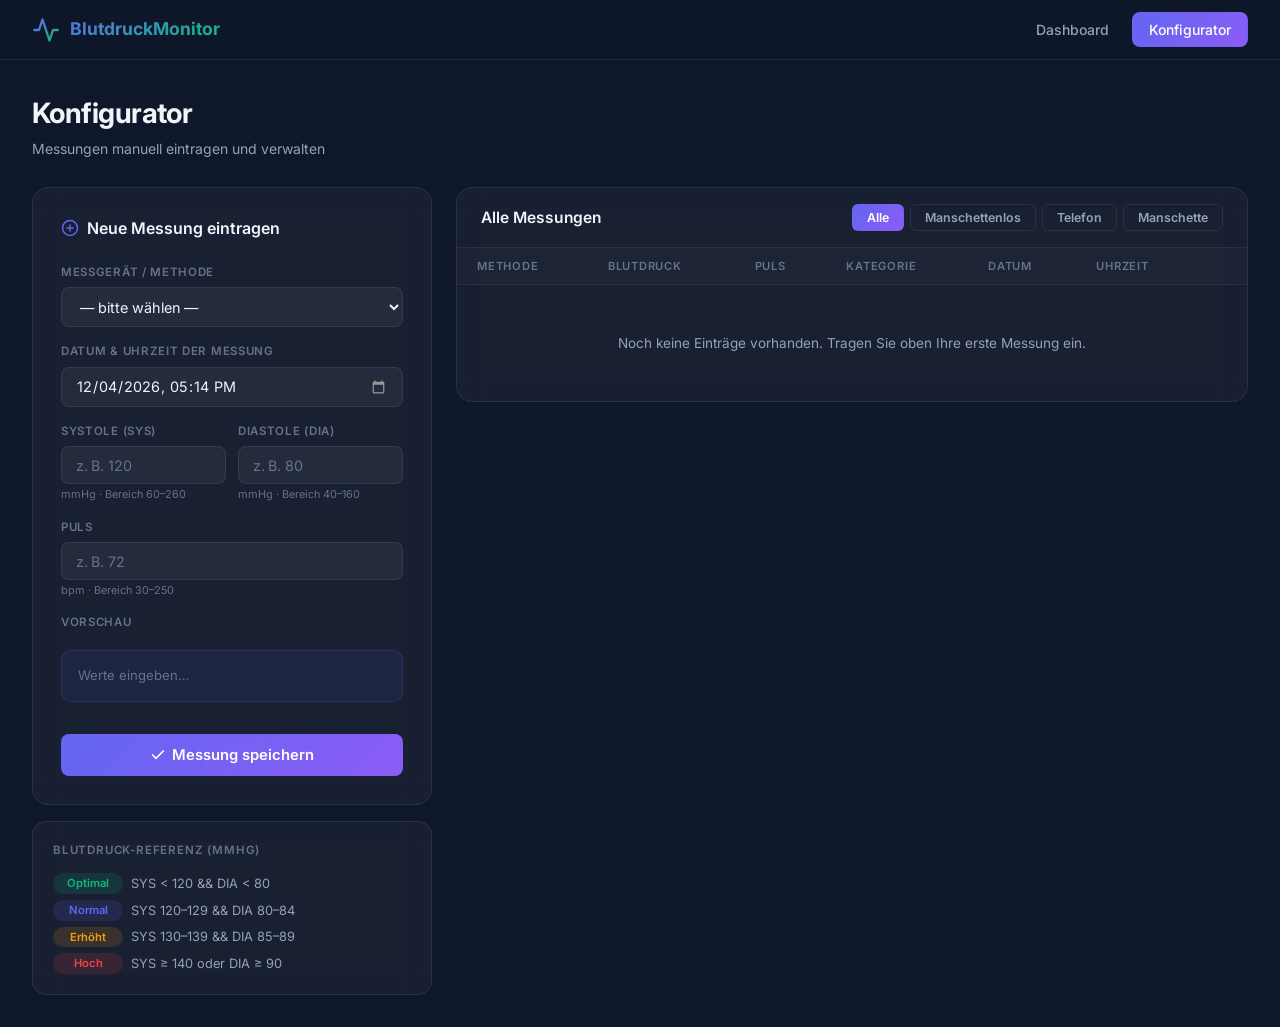
<file: configurator.html>
<!DOCTYPE html>
<html lang="de">
<head>
  <meta charset="UTF-8" />
  <meta name="viewport" content="width=device-width, initial-scale=1.0" />
  <title>Konfigurator — BlutdruckMonitor</title>
  <link rel="stylesheet" href="style.css" />
</head>
<body>

<!-- ── Navigation ─────────────────────────────────────────────────────────── -->
<nav>
  <a href="index.html" class="nav-logo">
    <svg viewBox="0 0 24 24" fill="none" stroke="url(#grad2)" stroke-width="2" stroke-linecap="round" stroke-linejoin="round">
      <defs>
        <linearGradient id="grad2" x1="0" y1="0" x2="1" y2="1">
          <stop offset="0%" stop-color="#6366f1"/>
          <stop offset="100%" stop-color="#10b981"/>
        </linearGradient>
      </defs>
      <polyline points="22 12 18 12 15 21 9 3 6 12 2 12"/>
    </svg>
    BlutdruckMonitor
  </a>
  <div class="nav-links">
    <a href="index.html"        class="nav-link">Dashboard</a>
    <a href="configurator.html" class="nav-link active">Konfigurator</a>
  </div>
</nav>

<!-- ── Konfigurator ───────────────────────────────────────────────────────── -->
<main id="configurator-root">
  <div class="page-header">
    <h1 class="page-title">Konfigurator</h1>
    <p class="page-subtitle">Messungen manuell eintragen und verwalten</p>
  </div>

  <div class="config-layout">

    <!-- ── Eingabeformular ────────────────────────────────────────────────── -->
    <div>
      <div class="form-card">
        <div class="form-card-title">
          <svg viewBox="0 0 24 24" fill="none" stroke="currentColor" stroke-width="2" stroke-linecap="round" stroke-linejoin="round">
            <circle cx="12" cy="12" r="10"/>
            <line x1="12" y1="8" x2="12" y2="16"/>
            <line x1="8"  y1="12" x2="16" y2="12"/>
          </svg>
          Neue Messung eintragen
        </div>

        <form id="entryForm" autocomplete="off">

          <!-- Messtyp -->
          <div class="form-group">
            <label for="type">Messgerät / Methode</label>
            <select id="type" required>
              <option value="" disabled selected>— bitte wählen —</option>
              <option value="cuffless">Manschettenloses Gerät</option>
              <option value="phone">Telefonmessung</option>
              <option value="cuff">Manschettenmessung</option>
            </select>
          </div>

          <!-- Datum & Uhrzeit -->
          <div class="form-group">
            <label for="datetime">Datum &amp; Uhrzeit der Messung</label>
            <input type="datetime-local" id="datetime" required />
          </div>

          <!-- Blutdruck -->
          <div class="form-row">
            <div class="form-group">
              <label for="sys">Systole (SYS)</label>
              <input type="number" id="sys" placeholder="z.&thinsp;B. 120" min="60" max="260" required />
              <span class="input-hint">mmHg · Bereich 60–260</span>
            </div>
            <div class="form-group">
              <label for="dia">Diastole (DIA)</label>
              <input type="number" id="dia" placeholder="z.&thinsp;B. 80" min="40" max="160" required />
              <span class="input-hint">mmHg · Bereich 40–160</span>
            </div>
          </div>

          <!-- Puls -->
          <div class="form-group">
            <label for="pulse">Puls</label>
            <input type="number" id="pulse" placeholder="z.&thinsp;B. 72" min="30" max="250" required />
            <span class="input-hint">bpm · Bereich 30–250</span>
          </div>

          <!-- Live-Vorschau -->
          <div class="form-group">
            <label>Vorschau</label>
            <div class="bp-preview" id="bp-preview">
              <span style="color:var(--text-dim)">Werte eingeben…</span>
            </div>
          </div>

          <button type="submit" class="btn btn-primary">
            <svg width="16" height="16" viewBox="0 0 24 24" fill="none" stroke="currentColor" stroke-width="2.5" stroke-linecap="round">
              <polyline points="20 6 9 17 4 12"/>
            </svg>
            Messung speichern
          </button>
        </form>
      </div>

      <!-- Kurzinfo Blutdruckwerte -->
      <div style="margin-top:1rem; background:var(--bg-card); border:1px solid var(--border); border-radius:14px; padding:1.25rem; backdrop-filter:blur(12px);">
        <div style="font-size:0.72rem;font-weight:600;color:var(--text-dim);text-transform:uppercase;letter-spacing:.07em;margin-bottom:.875rem;">
          Blutdruck-Referenz (mmHg)
        </div>
        <div style="display:flex;flex-direction:column;gap:6px;font-size:0.8rem;">
          <div style="display:flex;align-items:center;gap:8px;">
            <span class="bp-cat optimal" style="width:70px;justify-content:center;">Optimal</span>
            <span style="color:var(--text-muted)">SYS &lt; 120 &amp;&amp; DIA &lt; 80</span>
          </div>
          <div style="display:flex;align-items:center;gap:8px;">
            <span class="bp-cat normal" style="width:70px;justify-content:center;">Normal</span>
            <span style="color:var(--text-muted)">SYS 120–129 &amp;&amp; DIA 80–84</span>
          </div>
          <div style="display:flex;align-items:center;gap:8px;">
            <span class="bp-cat elevated" style="width:70px;justify-content:center;">Erhöht</span>
            <span style="color:var(--text-muted)">SYS 130–139 &amp;&amp; DIA 85–89</span>
          </div>
          <div style="display:flex;align-items:center;gap:8px;">
            <span class="bp-cat high" style="width:70px;justify-content:center;">Hoch</span>
            <span style="color:var(--text-muted)">SYS ≥ 140 oder DIA ≥ 90</span>
          </div>
        </div>
      </div>
    </div>

    <!-- ── Datentabelle ────────────────────────────────────────────────────── -->
    <div class="table-card">
      <div class="table-card-header">
        <h2 class="table-card-title">Alle Messungen</h2>
        <div class="filter-tabs">
          <button class="filter-tab active" data-filter="all">Alle</button>
          <button class="filter-tab" data-filter="cuffless">Manschettenlos</button>
          <button class="filter-tab" data-filter="phone">Telefon</button>
          <button class="filter-tab" data-filter="cuff">Manschette</button>
        </div>
      </div>

      <div class="data-table-wrap">
        <table class="data-table">
          <thead>
            <tr>
              <th>Methode</th>
              <th>Blutdruck</th>
              <th>Puls</th>
              <th>Kategorie</th>
              <th>Datum</th>
              <th>Uhrzeit</th>
              <th></th>
            </tr>
          </thead>
          <tbody id="allDataBody"></tbody>
        </table>
        <div class="table-empty" id="tableEmpty">
          Noch keine Einträge vorhanden. Tragen Sie oben Ihre erste Messung ein.
        </div>
      </div>
    </div>

  </div><!-- /config-layout -->
</main>

<div id="toast"></div>
<script src="app.js"></script>
</body>
</html>
</file>
<file: style.css>
/* ─────────────────────────────────────────────────────────────────────────────
   BlutdruckMonitor — style.css
───────────────────────────────────────────────────────────────────────────── */

@import url('https://fonts.googleapis.com/css2?family=Inter:wght@400;500;600;700&display=swap');

:root {
  --bg-primary:   #0f172a;
  --bg-secondary: #1e293b;
  --bg-card:      rgba(255,255,255,0.04);
  --border:       rgba(255,255,255,0.08);
  --text-primary: #f1f5f9;
  --text-muted:   #94a3b8;
  --text-dim:     #64748b;
  --c-cuffless:   #6366f1;
  --c-phone:      #10b981;
  --c-cuff:       #f59e0b;
  --c-sys:        #ef4444;
  --c-dia:        #f59e0b;
  --c-pulse:      #10b981;
}

*, *::before, *::after { box-sizing: border-box; margin: 0; padding: 0; }

html { scroll-behavior: smooth; }

body {
  font-family: 'Inter', system-ui, -apple-system, sans-serif;
  background: var(--bg-primary);
  color: var(--text-primary);
  min-height: 100vh;
  font-size: 14px;
  line-height: 1.5;
}

/* ── Navigation ─────────────────────────────────────────────────────────────── */

nav {
  position: sticky;
  top: 0;
  z-index: 100;
  background: rgba(15,23,42,0.9);
  backdrop-filter: blur(24px);
  border-bottom: 1px solid var(--border);
  padding: 0 2rem;
  height: 60px;
  display: flex;
  align-items: center;
  justify-content: space-between;
}

.nav-logo {
  display: flex;
  align-items: center;
  gap: 0.6rem;
  font-size: 1.1rem;
  font-weight: 700;
  background: linear-gradient(135deg, #6366f1 0%, #10b981 100%);
  -webkit-background-clip: text;
  -webkit-text-fill-color: transparent;
  background-clip: text;
  text-decoration: none;
}

.nav-logo svg { width: 28px; height: 28px; flex-shrink: 0; }

.nav-links { display: flex; gap: 6px; }

.nav-link {
  padding: 6px 16px;
  border-radius: 8px;
  text-decoration: none;
  color: var(--text-muted);
  font-weight: 500;
  font-size: 0.875rem;
  transition: all 0.18s;
  border: 1px solid transparent;
}

.nav-link:hover { color: var(--text-primary); background: var(--bg-card); border-color: var(--border); }

.nav-link.active {
  color: #fff;
  background: linear-gradient(135deg, #6366f1, #8b5cf6);
  border-color: transparent;
}

/* ── Layout ─────────────────────────────────────────────────────────────────── */

main {
  padding: 2rem;
  max-width: 1600px;
  margin: 0 auto;
}

.page-header { margin-bottom: 1.75rem; }

.page-title {
  font-size: 1.75rem;
  font-weight: 700;
  letter-spacing: -0.02em;
  margin-bottom: 4px;
}

.page-subtitle { color: var(--text-muted); font-size: 0.875rem; }

/* ── Dashboard Grid ─────────────────────────────────────────────────────────── */

.dashboard-grid {
  display: grid;
  grid-template-columns: repeat(3, 1fr);
  gap: 1.5rem;
  align-items: start;
}

@media (max-width: 1100px) { .dashboard-grid { grid-template-columns: 1fr; } }

.measurement-column { display: flex; flex-direction: column; gap: 1rem; }

/* ── Column Header ──────────────────────────────────────────────────────────── */

.column-header {
  background: var(--bg-card);
  border: 1px solid var(--border);
  border-radius: 14px;
  padding: 1.1rem 1.4rem;
  border-top: 3px solid transparent;
  backdrop-filter: blur(12px);
}

.column-header.cuffless { border-top-color: var(--c-cuffless); }
.column-header.phone    { border-top-color: var(--c-phone); }
.column-header.cuff     { border-top-color: var(--c-cuff); }

.column-title {
  display: flex;
  align-items: center;
  gap: 8px;
  font-size: 0.975rem;
  font-weight: 600;
  margin-bottom: 3px;
}

.column-title svg { width: 18px; height: 18px; opacity: 0.9; flex-shrink: 0; }

.column-subtitle { font-size: 0.78rem; color: var(--text-muted); margin-left: 26px; }

/* ── Stat Row ───────────────────────────────────────────────────────────────── */

.stats-row {
  display: grid;
  grid-template-columns: repeat(3, 1fr);
  gap: 0.6rem;
}

.stat-card {
  background: var(--bg-card);
  border: 1px solid var(--border);
  border-radius: 12px;
  padding: 0.875rem;
  text-align: center;
  backdrop-filter: blur(12px);
  transition: border-color 0.2s;
}

.stat-card:hover { border-color: rgba(255,255,255,0.14); }

.stat-value {
  font-size: 1.6rem;
  font-weight: 700;
  line-height: 1;
  margin-bottom: 4px;
  font-variant-numeric: tabular-nums;
}

.stat-value.sys   { color: var(--c-sys); }
.stat-value.dia   { color: var(--c-dia); }
.stat-value.pulse { color: var(--c-pulse); }

.stat-label {
  font-size: 0.7rem;
  color: var(--text-dim);
  text-transform: uppercase;
  letter-spacing: 0.06em;
  font-weight: 600;
}

/* ── Chart Card ─────────────────────────────────────────────────────────────── */

.chart-card {
  background: var(--bg-card);
  border: 1px solid var(--border);
  border-radius: 14px;
  padding: 1.1rem 1.25rem;
  backdrop-filter: blur(12px);
}

.chart-label {
  font-size: 0.72rem;
  font-weight: 600;
  color: var(--text-dim);
  text-transform: uppercase;
  letter-spacing: 0.07em;
  margin-bottom: 0.875rem;
}

.chart-wrap {
  position: relative;
  height: 210px;
}

.chart-empty {
  position: absolute;
  inset: 0;
  display: flex;
  flex-direction: column;
  align-items: center;
  justify-content: center;
  gap: 6px;
  color: var(--text-dim);
  font-size: 0.8rem;
  pointer-events: none;
}

.chart-empty svg { opacity: 0.3; }

/* ── Data List Card ─────────────────────────────────────────────────────────── */

.data-card {
  background: var(--bg-card);
  border: 1px solid var(--border);
  border-radius: 14px;
  overflow: hidden;
  backdrop-filter: blur(12px);
}

.data-card-header {
  padding: 0.9rem 1.25rem;
  border-bottom: 1px solid var(--border);
  display: flex;
  align-items: center;
  justify-content: space-between;
}

.data-card-title {
  font-size: 0.72rem;
  font-weight: 600;
  color: var(--text-dim);
  text-transform: uppercase;
  letter-spacing: 0.07em;
}

.entry-count {
  font-size: 0.72rem;
  color: var(--text-muted);
  background: rgba(255,255,255,0.06);
  padding: 2px 10px;
  border-radius: 100px;
}

.data-list {
  max-height: 270px;
  overflow-y: auto;
  scrollbar-width: thin;
  scrollbar-color: rgba(255,255,255,0.08) transparent;
}

.data-list::-webkit-scrollbar { width: 4px; }
.data-list::-webkit-scrollbar-thumb { background: rgba(255,255,255,0.1); border-radius: 100px; }

.data-entry {
  display: flex;
  align-items: center;
  justify-content: space-between;
  padding: 0.8rem 1.25rem;
  border-bottom: 1px solid rgba(255,255,255,0.03);
  transition: background 0.15s;
}

.data-entry:last-child { border-bottom: none; }
.data-entry:hover { background: rgba(255,255,255,0.03); }

.entry-values { display: flex; align-items: center; gap: 1rem; }

.entry-bp { font-size: 1rem; font-weight: 600; }
.entry-bp .sys { color: var(--c-sys); }
.entry-bp .sep { color: var(--text-dim); margin: 0 1px; }
.entry-bp .dia { color: var(--c-dia); }

.entry-pulse {
  font-size: 0.82rem;
  color: var(--c-pulse);
  font-weight: 500;
  display: flex;
  align-items: center;
  gap: 4px;
}

.entry-time { text-align: right; }
.entry-time .t-date { font-size: 0.72rem; color: var(--text-muted); }
.entry-time .t-time { font-size: 0.78rem; color: var(--text-dim); margin-top: 1px; }

.empty-state {
  padding: 2.5rem 1.25rem;
  text-align: center;
  color: var(--text-muted);
  font-size: 0.82rem;
  line-height: 1.7;
}

.empty-state a { color: inherit; text-decoration: underline; text-underline-offset: 3px; }

/* ── Configurator Form ──────────────────────────────────────────────────────── */

.config-layout {
  display: grid;
  grid-template-columns: 400px 1fr;
  gap: 1.5rem;
  align-items: start;
}

@media (max-width: 960px) { .config-layout { grid-template-columns: 1fr; } }

.form-card {
  background: var(--bg-card);
  border: 1px solid var(--border);
  border-radius: 16px;
  padding: 1.75rem;
  backdrop-filter: blur(12px);
  position: sticky;
  top: 80px;
}

.form-card-title {
  font-size: 1rem;
  font-weight: 600;
  margin-bottom: 1.5rem;
  display: flex;
  align-items: center;
  gap: 8px;
  color: var(--text-primary);
}

.form-card-title svg { width: 18px; height: 18px; color: var(--c-cuffless); }

.form-group { display: flex; flex-direction: column; gap: 6px; margin-bottom: 1rem; }

.form-row { display: grid; grid-template-columns: 1fr 1fr; gap: 0.75rem; }

label {
  font-size: 0.72rem;
  font-weight: 600;
  color: var(--text-dim);
  text-transform: uppercase;
  letter-spacing: 0.06em;
}

input, select {
  background: rgba(255,255,255,0.05);
  border: 1px solid var(--border);
  border-radius: 8px;
  padding: 0.6rem 0.9rem;
  color: var(--text-primary);
  font-size: 0.9rem;
  font-family: inherit;
  width: 100%;
  transition: all 0.18s;
  outline: none;
}

input::placeholder { color: var(--text-dim); }

input:focus, select:focus {
  border-color: #6366f1;
  background: rgba(99,102,241,0.06);
  box-shadow: 0 0 0 3px rgba(99,102,241,0.12);
}

select option { background: #1e293b; color: var(--text-primary); }

input[type="number"] { -moz-appearance: textfield; }
input[type="number"]::-webkit-outer-spin-button,
input[type="number"]::-webkit-inner-spin-button { -webkit-appearance: none; }

input[type="datetime-local"]::-webkit-calendar-picker-indicator {
  filter: invert(0.6);
  cursor: pointer;
}

.input-hint {
  font-size: 0.68rem;
  color: var(--text-dim);
  margin-top: -4px;
}

.bp-preview {
  background: rgba(99,102,241,0.08);
  border: 1px solid rgba(99,102,241,0.2);
  border-radius: 10px;
  padding: 0.875rem 1rem;
  margin: 0.75rem 0;
  display: flex;
  align-items: center;
  gap: 0.75rem;
  font-size: 0.82rem;
  color: var(--text-muted);
  min-height: 52px;
}

.bp-preview .preview-vals {
  display: flex;
  align-items: baseline;
  gap: 4px;
  font-size: 1.3rem;
  font-weight: 700;
}

.bp-preview .preview-vals .sys { color: var(--c-sys); }
.bp-preview .preview-vals .sep { color: var(--text-dim); font-size: 1rem; }
.bp-preview .preview-vals .dia { color: var(--c-dia); }
.bp-preview .preview-pulse { color: var(--c-pulse); font-size: 0.875rem; font-weight: 600; }

.btn {
  display: inline-flex;
  align-items: center;
  justify-content: center;
  gap: 6px;
  padding: 0.65rem 1.25rem;
  border-radius: 8px;
  border: none;
  font-family: inherit;
  font-size: 0.875rem;
  font-weight: 600;
  cursor: pointer;
  transition: all 0.18s;
  text-decoration: none;
}

.btn-primary {
  background: linear-gradient(135deg, #6366f1, #8b5cf6);
  color: #fff;
  width: 100%;
  padding: 0.75rem;
  font-size: 0.925rem;
  margin-top: 0.25rem;
}

.btn-primary:hover {
  opacity: 0.92;
  transform: translateY(-1px);
  box-shadow: 0 6px 18px rgba(99,102,241,0.35);
}

.btn-primary:active { transform: translateY(0); }

.btn-danger {
  background: rgba(239,68,68,0.08);
  color: #ef4444;
  border: 1px solid rgba(239,68,68,0.18);
  padding: 4px 12px;
  font-size: 0.75rem;
  border-radius: 6px;
}

.btn-danger:hover { background: rgba(239,68,68,0.18); }

/* ── Data Table Card ────────────────────────────────────────────────────────── */

.table-card {
  background: var(--bg-card);
  border: 1px solid var(--border);
  border-radius: 16px;
  overflow: hidden;
  backdrop-filter: blur(12px);
}

.table-card-header {
  padding: 1rem 1.5rem;
  border-bottom: 1px solid var(--border);
  display: flex;
  align-items: center;
  justify-content: space-between;
  gap: 1rem;
  flex-wrap: wrap;
}

.table-card-title {
  font-size: 0.975rem;
  font-weight: 600;
}

.filter-tabs { display: flex; gap: 6px; flex-wrap: wrap; }

.filter-tab {
  padding: 5px 14px;
  border-radius: 6px;
  border: 1px solid var(--border);
  background: transparent;
  color: var(--text-muted);
  font-size: 0.775rem;
  font-weight: 600;
  cursor: pointer;
  font-family: inherit;
  transition: all 0.18s;
}

.filter-tab:hover { background: var(--bg-card); color: var(--text-primary); }

.filter-tab.active {
  background: linear-gradient(135deg, #6366f1, #8b5cf6);
  color: #fff;
  border-color: transparent;
}

.data-table-wrap { overflow-x: auto; }

.data-table {
  width: 100%;
  border-collapse: collapse;
  white-space: nowrap;
}

.data-table th {
  padding: 0.6rem 1.25rem;
  text-align: left;
  font-size: 0.7rem;
  font-weight: 600;
  color: var(--text-dim);
  text-transform: uppercase;
  letter-spacing: 0.07em;
  background: rgba(255,255,255,0.02);
  border-bottom: 1px solid var(--border);
}

.data-table td {
  padding: 0.8rem 1.25rem;
  border-bottom: 1px solid rgba(255,255,255,0.03);
  font-size: 0.85rem;
}

.data-table tr:hover td { background: rgba(255,255,255,0.025); }
.data-table tr:last-child td { border-bottom: none; }

.bp-display { display: flex; align-items: baseline; gap: 3px; font-weight: 700; font-size: 1.05rem; }
.bp-display .sys { color: var(--c-sys); }
.bp-display .sep { color: var(--text-dim); font-size: 0.9rem; }
.bp-display .dia { color: var(--c-dia); }
.bp-display .unit { font-size: 0.72rem; color: var(--text-dim); font-weight: 400; margin-left: 4px; }

.pulse-display { color: var(--c-pulse); font-weight: 600; display: flex; align-items: center; gap: 5px; }

.type-badge {
  display: inline-flex; align-items: center; gap: 5px;
  padding: 3px 10px; border-radius: 100px;
  font-size: 0.72rem; font-weight: 600;
}

.type-badge.cuffless { background: rgba(99,102,241,0.14); color: var(--c-cuffless); }
.type-badge.phone    { background: rgba(16,185,129,0.14);  color: var(--c-phone);    }
.type-badge.cuff     { background: rgba(245,158,11,0.14);  color: var(--c-cuff);     }

.bp-cat {
  display: inline-flex; padding: 2px 8px; border-radius: 100px;
  font-size: 0.7rem; font-weight: 600;
}

.bp-cat.optimal  { background: rgba(16,185,129,0.14);  color: #10b981; }
.bp-cat.normal   { background: rgba(99,102,241,0.14);  color: #6366f1; }
.bp-cat.elevated { background: rgba(245,158,11,0.14);  color: #f59e0b; }
.bp-cat.high     { background: rgba(239,68,68,0.14);   color: #ef4444; }

.table-empty {
  padding: 3rem;
  text-align: center;
  color: var(--text-muted);
  font-size: 0.85rem;
}

/* ── Toast ──────────────────────────────────────────────────────────────────── */

#toast {
  position: fixed;
  bottom: 2rem;
  right: 2rem;
  color: #fff;
  padding: 0.875rem 1.4rem;
  border-radius: 12px;
  font-weight: 600;
  font-size: 0.875rem;
  box-shadow: 0 8px 28px rgba(0,0,0,0.4);
  transform: translateY(120px);
  opacity: 0;
  transition: all 0.32s cubic-bezier(0.34, 1.56, 0.64, 1);
  z-index: 999;
  pointer-events: none;
}

#toast.show { transform: translateY(0); opacity: 1; }

/* ── Scrollbar ──────────────────────────────────────────────────────────────── */

::-webkit-scrollbar { width: 6px; height: 6px; }
::-webkit-scrollbar-track { background: transparent; }
::-webkit-scrollbar-thumb { background: rgba(255,255,255,0.1); border-radius: 100px; }
</file>
